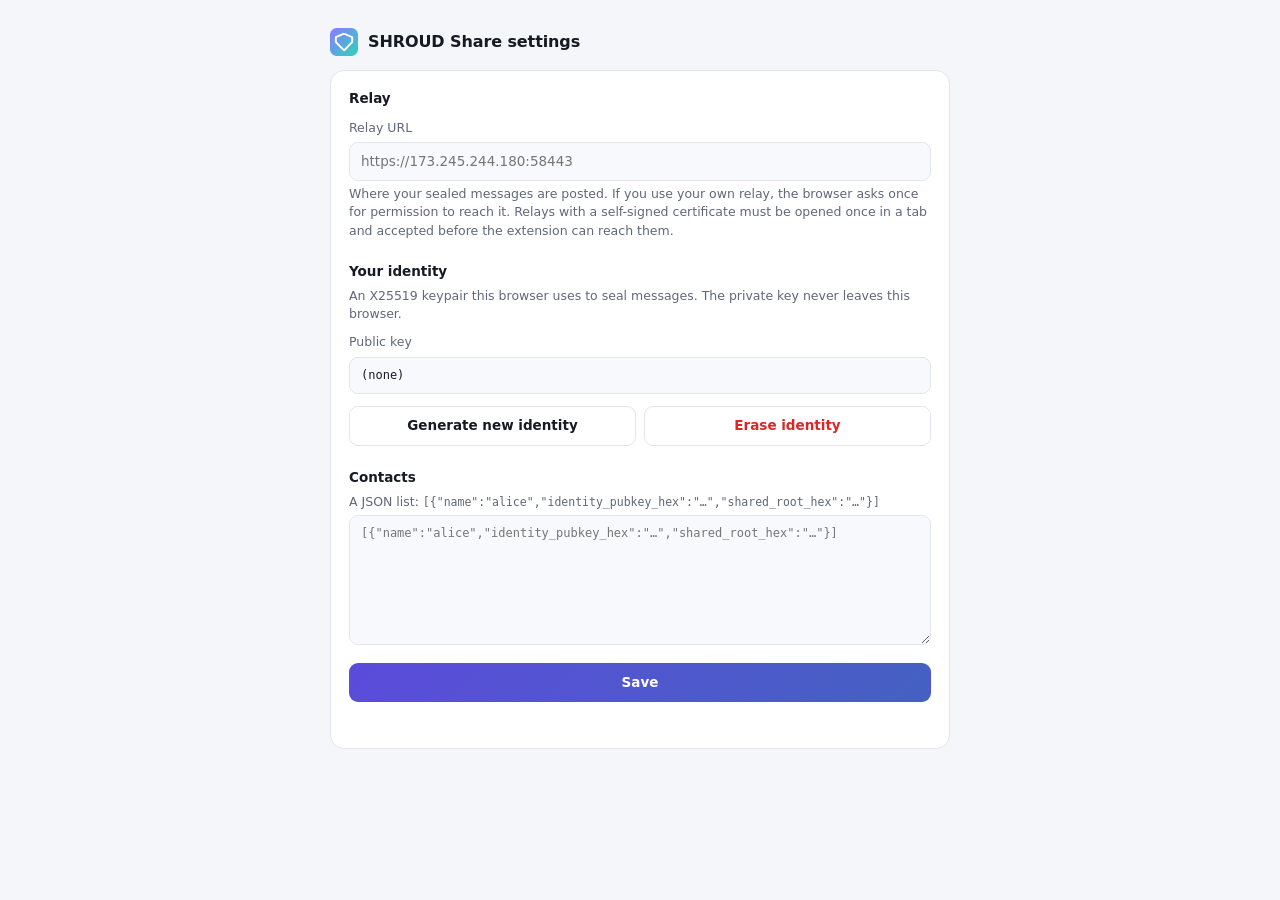
<file: clients/browser_extension/options.html>
<!DOCTYPE html>
<html>
<head>
  <meta charset="utf-8">
  <title>SHROUD Share settings</title>
  <link rel="stylesheet" href="ui.css">
  <style>body { padding: 28px 20px; } main { max-width: 620px; margin: 0 auto; }</style>
</head>
<body>
<main>
  <div class="head"><img src="icons/icon48.png" alt=""><h1>SHROUD Share settings</h1></div>

  <div class="card">
    <h2 style="margin-top:0">Relay</h2>
    <label for="relay">Relay URL</label>
    <input id="relay" placeholder="https://173.245.244.180:58443">
    <p class="help">Where your sealed messages are posted. If you use your own relay, the browser asks once for permission to reach it. Relays with a self-signed certificate must be opened once in a tab and accepted before the extension can reach them.</p>

    <h2>Your identity</h2>
    <p class="help">An X25519 keypair this browser uses to seal messages. The private key never leaves this browser.</p>
    <label>Public key</label>
    <div class="pubkey" id="pubkey">(none)</div>
    <div class="row">
      <button id="gen">Generate new identity</button>
      <button id="clear" class="danger">Erase identity</button>
    </div>

    <h2>Contacts</h2>
    <p class="help">A JSON list: <code>[{"name":"alice","identity_pubkey_hex":"…","shared_root_hex":"…"}]</code></p>
    <textarea id="contacts" class="code" placeholder='[{"name":"alice","identity_pubkey_hex":"…","shared_root_hex":"…"}]'></textarea>
    <button id="save" class="primary">Save</button>
    <div class="status" id="status"></div>
  </div>
</main>
<script type="module" src="options.js"></script>
</body>
</html>
</file>
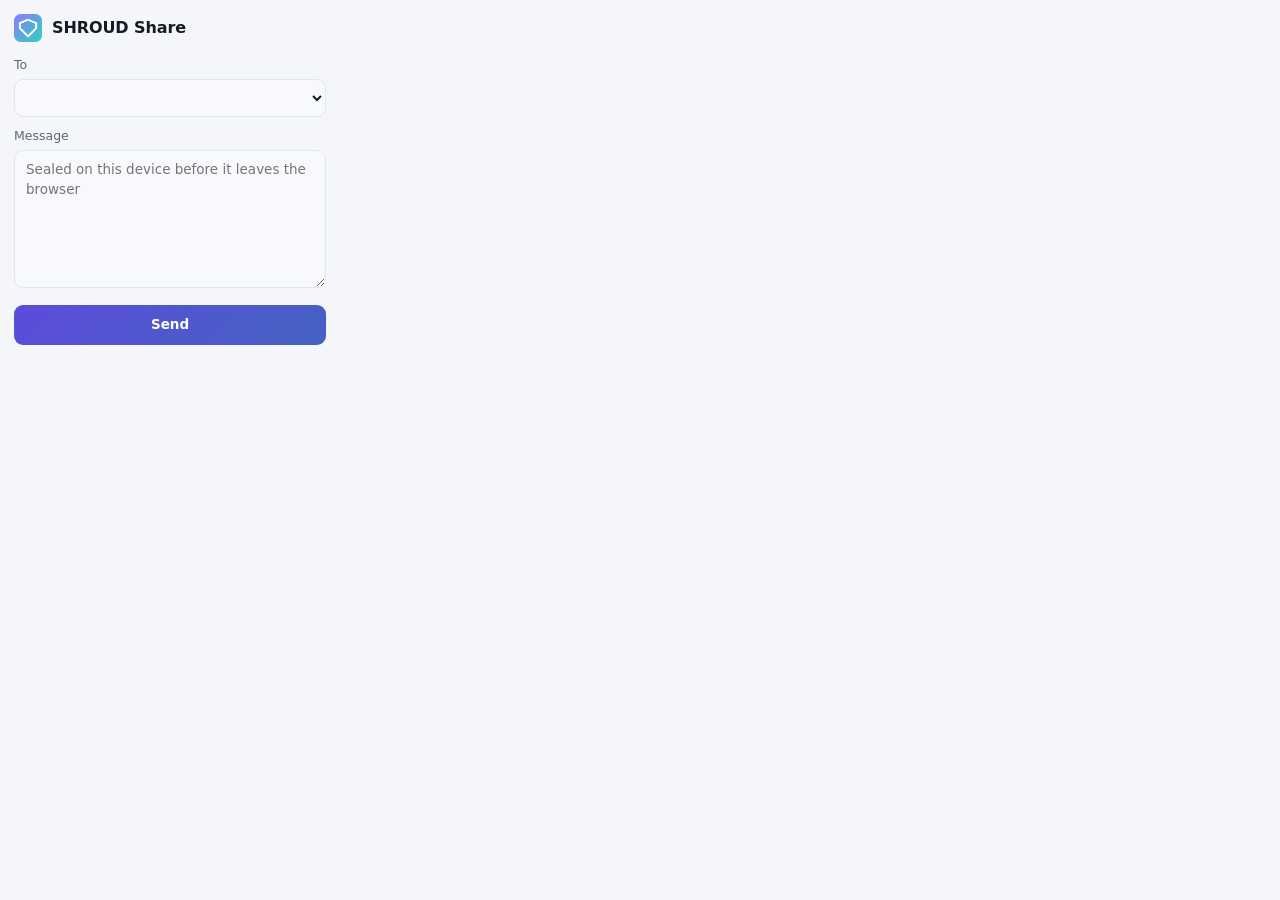
<file: clients/browser_extension/popup.html>
<!DOCTYPE html>
<html>
<head>
  <meta charset="utf-8">
  <title>SHROUD Share</title>
  <link rel="stylesheet" href="ui.css">
  <style>body { width: 340px; padding: 14px; }</style>
</head>
<body>
  <div class="head"><img src="icons/icon48.png" alt=""><h1>SHROUD Share</h1></div>
  <label for="contact">To</label>
  <select id="contact"></select>
  <label for="body">Message</label>
  <textarea id="body" rows="6" placeholder="Sealed on this device before it leaves the browser"></textarea>
  <button id="send" class="primary">Send</button>
  <div class="status" id="status"></div>
  <script type="module" src="popup.js"></script>
</body>
</html>
</file>
<file: clients/browser_extension/ui.css>
/* SHROUD Share — shared styles for the popup and options page. */
:root {
  color-scheme: light dark;
  --bg:#0b0d12; --bg2:#12151d; --bg3:#171b25; --border:#232938;
  --text:#e4e7ee; --dim:#8a92a6;
  --accent:#8b7cff; --accent-2:#2dd4bf; --accent-soft:rgba(139,124,255,.16);
  --ok:#34d399; --danger:#f87171;
  --mono:'Cascadia Mono','JetBrains Mono',Consolas,Menlo,monospace;
  --sans:'Segoe UI Variable Text','Segoe UI',Inter,system-ui,-apple-system,sans-serif;
}
@media (prefers-color-scheme: light) {
  :root { --bg:#f5f6fa; --bg2:#ffffff; --bg3:#f8f9fc; --border:#e2e5ee; --text:#161a23; --dim:#5f6778;
          --accent:#5b4bdb; --accent-2:#0f9488; --accent-soft:rgba(91,75,219,.12); --ok:#059669; --danger:#dc2626; }
}
* { box-sizing: border-box; }
body { margin: 0; font-family: var(--sans); background: var(--bg); color: var(--text); font-size: 13.5px; line-height: 1.45; }
.head { display: flex; align-items: center; gap: 10px; margin-bottom: 14px; }
.head img { width: 28px; height: 28px; }
h1 { font-size: 16px; margin: 0; letter-spacing: -.1px; }
h2 { font-size: 13.5px; margin: 22px 0 6px; }
label { display: block; font-size: 12.5px; color: var(--dim); margin: 10px 0 5px; font-weight: 500; }
input, textarea, select {
  width: 100%; background: var(--bg3); color: var(--text); border: 1px solid var(--border);
  border-radius: 9px; padding: 9px 11px; font: inherit; outline: none;
}
textarea { resize: vertical; }
textarea.code { font-family: var(--mono); font-size: 12px; min-height: 130px; }
input:focus, textarea:focus, select:focus { border-color: var(--accent); box-shadow: 0 0 0 3px var(--accent-soft); }
button {
  margin-top: 12px; padding: 9px 14px; border-radius: 9px; border: 1px solid var(--border);
  background: var(--bg2); color: var(--text); font: inherit; font-weight: 600; cursor: pointer;
}
button.primary { background: linear-gradient(135deg, var(--accent), color-mix(in srgb, var(--accent) 70%, var(--accent-2))); color: #fff; border-color: transparent; width: 100%; }
button.danger { color: var(--danger); }
button:hover { filter: brightness(1.06); }
.row { display: flex; gap: 8px; }
.row > button { flex: 1; }
.status { margin-top: 10px; font-size: 12.5px; min-height: 18px; color: var(--dim); }
.status.ok { color: var(--ok); }
.status.err { color: var(--danger); }
.pubkey { font-family: var(--mono); font-size: 12px; word-break: break-all; padding: 9px 11px; background: var(--bg3); border: 1px solid var(--border); border-radius: 9px; }
.help { font-size: 12.5px; color: var(--dim); margin: 4px 0; }
code { font-family: var(--mono); font-size: 11.5px; }
.card { background: var(--bg2); border: 1px solid var(--border); border-radius: 14px; padding: 18px; }
</file>
